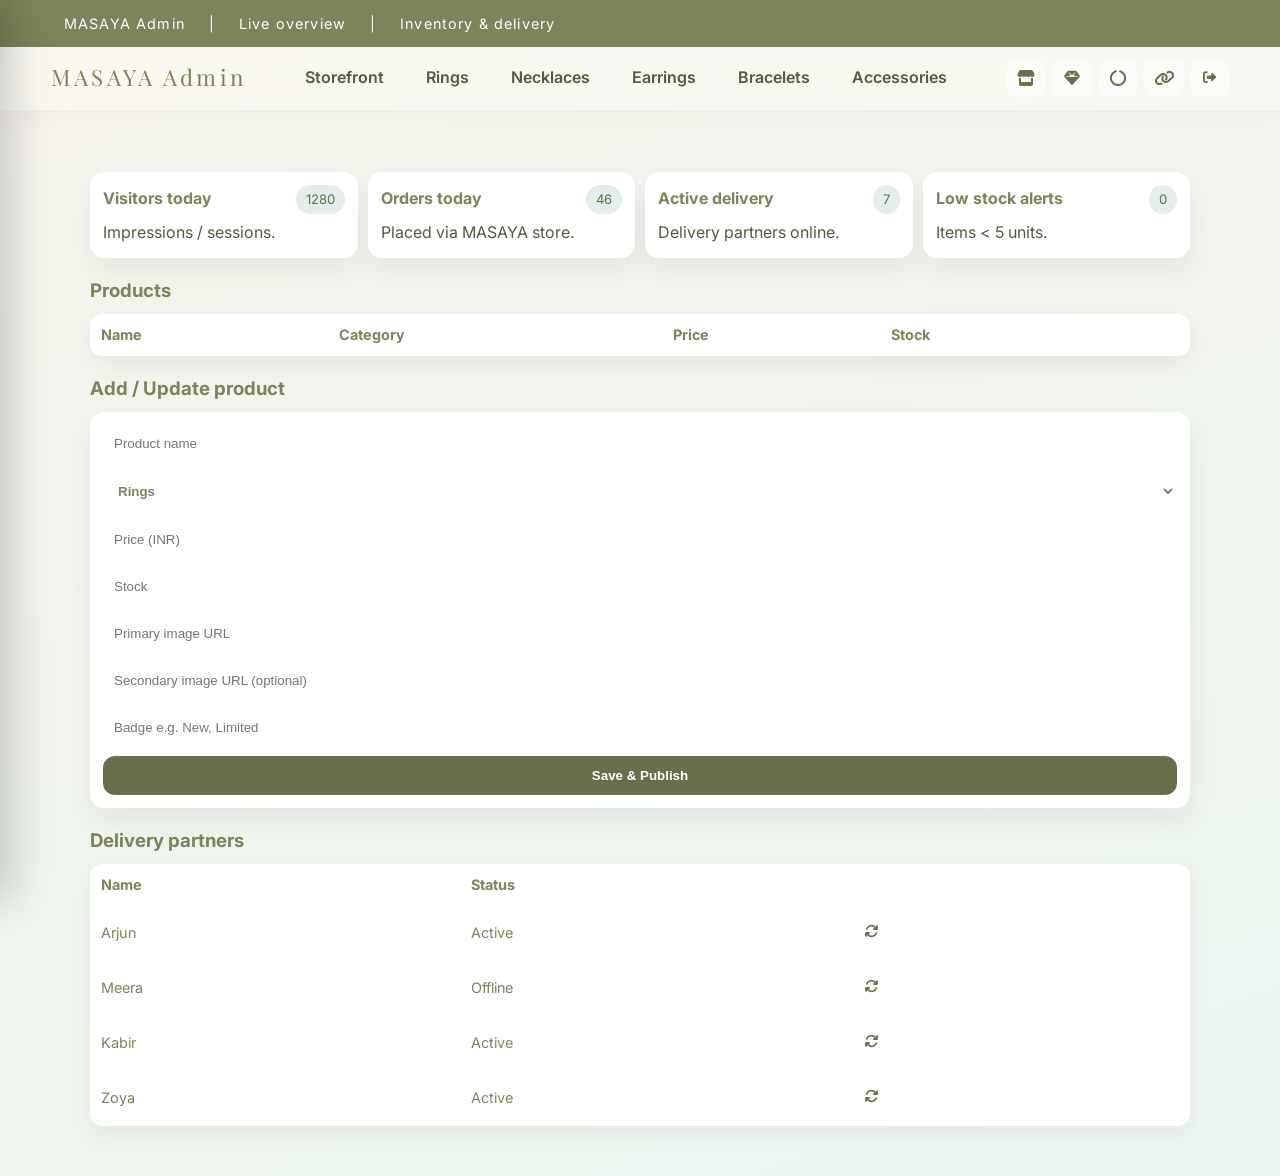
<file: admin.html>
<!DOCTYPE html>
<html lang="en">
<head>
  <meta charset="UTF-8">
  <meta name="viewport" content="width=device-width, initial-scale=1.0">
  <title>MASAYA Admin</title>
  <link rel="preconnect" href="https://fonts.googleapis.com">
  <link rel="preconnect" href="https://fonts.gstatic.com" crossorigin>
  <link href="https://fonts.googleapis.com/css2?family=Inter:wght@400;500;600;700&family=Playfair+Display:wght@600;700&display=swap" rel="stylesheet">
  <link rel="stylesheet" href="https://cdnjs.cloudflare.com/ajax/libs/font-awesome/6.5.2/css/all.min.css">
  <link rel="stylesheet" href="css/emerald.css">
  <style>
    body{background:linear-gradient(160deg,#f6f3ec,#eaf5ef);}
    .admin-grid{display:grid;grid-template-columns:repeat(auto-fit,minmax(220px,1fr));gap:10px;margin:12px 0;}
    .card-admin{background:#fff;border:1px solid var(--stroke);border-radius:14px;padding:12px;box-shadow:0 12px 28px rgba(0,0,0,0.06);}
    .card-admin h4{margin:0;font-size:1rem;}
    .table-wrap{overflow:auto;border:1px solid var(--stroke);border-radius:12px;background:#fff;box-shadow:0 8px 22px rgba(0,0,0,0.05);}
    .table{width:100%;border-collapse:collapse;font-size:0.9rem;min-width:420px;}
    .table th,.table td{padding:8px 10px;border-bottom:1px solid var(--stroke);text-align:left;}
    .badge-pill{padding:4px 10px;border-radius:999px;background:rgba(31,106,75,0.12);color:var(--emerald-800);font-size:0.82rem;}
    .flex{display:flex;align-items:center;gap:8px;}
    .form-grid{display:grid;gap:10px;}
    input,select{padding:10px;border:1px solid var(--stroke);border-radius:10px;}
    .btn-primary{background:var(--emerald-800);color:#fff;border:none;padding:12px;border-radius:12px;font-weight:700;cursor:pointer;}
    .status-dot{width:10px;height:10px;border-radius:50%;}
    @media(max-width:768px){
      .brand{font-size:1.1rem;}
      .card-admin{padding:10px;}
      .badge-pill{font-size:0.75rem;}
      .btn-primary{padding:11px;}
    }
  </style>
</head>
<body>
  <div class="topbar">
    <div class="topbar-inner">
      <span>MASAYA Admin</span><span>|</span><span>Live overview</span><span>|</span><span>Inventory & delivery</span>
    </div>
  </div>
  <header>
    <div class="nav">
      <div class="brand">MASAYA Admin</div>
      <div class="nav-links">
        <a href="index.html">Storefront</a>
        <a href="rings.html">Rings</a>
        <a href="necklaces.html">Necklaces</a>
        <a href="earrings.html">Earrings</a>
        <a href="bracelets.html">Bracelets</a>
        <a href="accessories.html">Accessories</a>
      </div>
      <button class="mobile-nav-btn" id="mobile-open" aria-label="Open menu"><i class="fas fa-bars"></i></button>
      <div class="actions" style="gap:8px;">
        <a class="icon-btn" href="index.html" aria-label="Back to store"><i class="fas fa-store"></i></a>
        <a class="icon-btn" href="rings.html" aria-label="Rings"><i class="fas fa-gem"></i></a>
        <a class="icon-btn" href="necklaces.html" aria-label="Necklaces"><i class="fas fa-circle-notch"></i></a>
        <a class="icon-btn" href="bracelets.html" aria-label="Bracelets"><i class="fas fa-link"></i></a>
        <button class="icon-btn" id="admin-logout" aria-label="Logout"><i class="fas fa-sign-out-alt"></i></button>
      </div>
    </div>
  </header>
  <aside class="mobile-drawer" id="mobile-drawer">
    <header>
      <div class="close-row">
        <span class="brand" style="font-size:1.1rem;">MASAYA</span>
        <button class="icon-btn" id="mobile-close" aria-label="Close menu"><i class="fas fa-times"></i></button>
      </div>
    </header>
    <a href="index.html">Home</a>
    <a href="rings.html">Rings</a>
    <a href="necklaces.html">Necklaces</a>
    <a href="earrings.html">Earrings</a>
    <a href="bracelets.html">Bracelets</a>
    <a href="accessories.html">Accessories</a>
    <a href="product.html">Any product</a>
  </aside>
  <div class="drawer-overlay" id="mobile-overlay"></div>

  <main class="container section-pad" style="max-width:1100px;">
    <div class="admin-grid">
      <div class="card-admin">
        <div class="flex" style="justify-content:space-between;"><h4>Visitors today</h4><span class="badge-pill" id="kpi-imp">0</span></div>
        <p style="color:var(--emerald-700);margin-top:6px;">Impressions / sessions.</p>
      </div>
      <div class="card-admin">
        <div class="flex" style="justify-content:space-between;"><h4>Orders today</h4><span class="badge-pill" id="kpi-orders">0</span></div>
        <p style="color:var(--emerald-700);margin-top:6px;">Placed via MASAYA store.</p>
      </div>
      <div class="card-admin">
        <div class="flex" style="justify-content:space-between;"><h4>Active delivery</h4><span class="badge-pill" id="kpi-active">0</span></div>
        <p style="color:var(--emerald-700);margin-top:6px;">Delivery partners online.</p>
      </div>
      <div class="card-admin">
        <div class="flex" style="justify-content:space-between;"><h4>Low stock alerts</h4><span class="badge-pill" id="kpi-low">0</span></div>
        <p style="color:var(--emerald-700);margin-top:6px;">Items &lt; 5 units.</p>
      </div>
    </div>

    <h3 style="margin:18px 0 8px;">Products</h3>
    <div class="table-wrap">
      <table class="table" id="admin-products">
        <thead><tr><th>Name</th><th>Category</th><th>Price</th><th>Stock</th><th></th></tr></thead>
        <tbody></tbody>
      </table>
    </div>

    <h3 style="margin:18px 0 8px;">Add / Update product</h3>
    <div class="card-admin">
      <form id="admin-form" class="form-grid">
        <input type="text" name="name" placeholder="Product name" required>
        <select name="category" required>
          <option value="rings">Rings</option>
          <option value="necklaces">Necklaces</option>
          <option value="earrings">Earrings</option>
          <option value="bracelets">Bracelets</option>
          <option value="accessories">Accessories</option>
        </select>
        <input type="number" name="price" placeholder="Price (INR)" required>
        <input type="number" name="stock" placeholder="Stock" required>
        <input type="url" name="img" placeholder="Primary image URL" required>
        <input type="url" name="img2" placeholder="Secondary image URL (optional)">
        <input type="text" name="badge" placeholder="Badge e.g. New, Limited">
        <button class="btn-primary" type="submit">Save & Publish</button>
      </form>
    </div>

    <h3 style="margin:18px 0 8px;">Delivery partners</h3>
    <div class="table-wrap">
      <table class="table" id="admin-delivery">
        <thead><tr><th>Name</th><th>Status</th><th></th></tr></thead>
        <tbody></tbody>
      </table>
    </div>

  </main>

  <div class="toast" id="toast">Saved</div>

  <script src="js/catalog.js"></script>
  <script src="js/admin.js"></script>
</body>
</html>
</file>
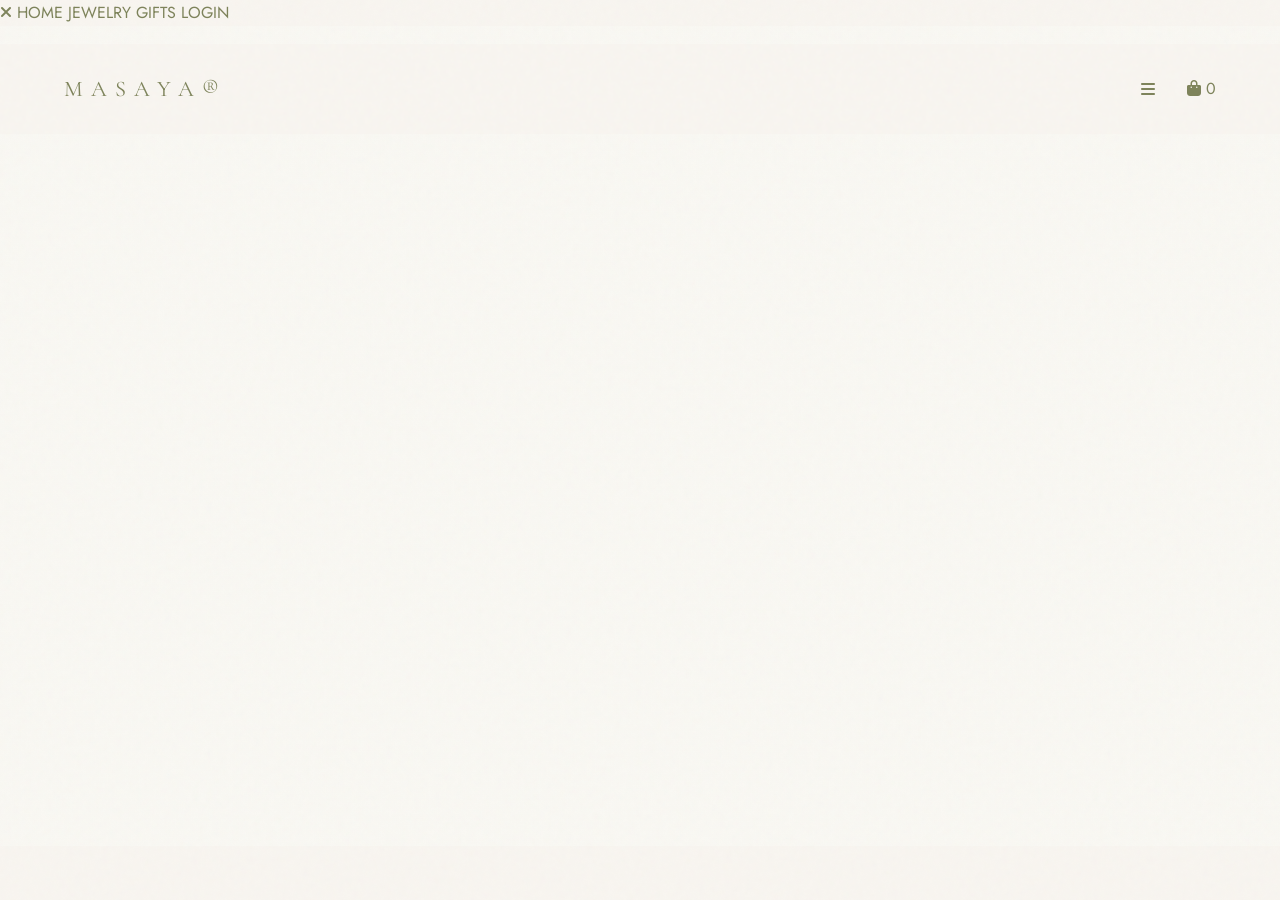
<file: login.html>
<!DOCTYPE html>
<html lang="en">
<head>
    <meta charset="UTF-8">
    <meta name="viewport" content="width=device-width, initial-scale=1.0">
    <title>Login | The Masaya Jwellery & Co.</title>
    
    <link rel="stylesheet" href="css/style.css">
    <link rel="stylesheet" href="css/animations.css">
    <link rel="stylesheet" href="https://cdnjs.cloudflare.com/ajax/libs/font-awesome/6.4.0/css/all.min.css">
    <script src="https://cdnjs.cloudflare.com/ajax/libs/gsap/3.12.2/gsap.min.js"></script>
    <style>
        .auth-container {
            min-height: calc(100vh - 80px);
            display: flex;
            align-items: center;
            justify-content: center;
            padding: 4rem 5%;
            background: linear-gradient(to right, rgba(249, 248, 243, 0.9), rgba(249, 248, 243, 0.9)), url('https://images.unsplash.com/photo-1599643477874-ceeb2e6bb5d0?q=80&w=2000&auto=format&fit=crop') center/cover;
        }

        .auth-box {
            background: var(--color-white);
            border-radius: 24px;
            box-shadow: 0 20px 40px rgba(0,0,0,0.08);
            width: 100%;
            max-width: 500px;
            overflow: hidden;
            position: relative;
        }

        .auth-tabs {
            display: flex;
            border-bottom: 1px solid rgba(0,0,0,0.05);
        }

        .auth-tab {
            flex: 1;
            padding: 1.5rem;
            text-align: center;
            font-family: var(--font-serif);
            font-size: 1.1rem;
            color: var(--color-text-muted);
            cursor: pointer;
            transition: all var(--transition-fast);
            background: rgba(0,0,0,0.02);
        }

        .auth-tab.active {
            color: var(--color-primary);
            background: var(--color-white);
            font-weight: 600;
        }

        .auth-form-wrapper {
            padding: 3rem 2.5rem;
        }

        .auth-form {
            display: none;
            flex-direction: column;
            gap: 1.5rem;
            animation: fadeIn 0.4s ease;
        }

        .auth-form.active {
            display: flex;
        }

        .input-group {
            display: flex;
            flex-direction: column;
            gap: 0.5rem;
        }

        .input-group label {
            font-size: 0.85rem;
            text-transform: uppercase;
            letter-spacing: 1px;
            color: var(--color-primary);
            font-weight: 500;
        }

        .input-group input {
            padding: 1rem 1.2rem;
            border: 1px solid rgba(0,0,0,0.1);
            border-radius: 12px;
            font-family: var(--font-sans);
            font-size: 1rem;
            background: var(--color-cream);
            outline: none;
            transition: border-color 0.3s ease;
        }

        .input-group input:focus {
            border-color: var(--color-primary);
        }

        .auth-btn {
            background: var(--color-primary);
            color: var(--color-cream);
            padding: 1rem;
            border: none;
            border-radius: 30px;
            font-family: var(--font-sans);
            font-size: 1rem;
            text-transform: uppercase;
            letter-spacing: 1px;
            cursor: pointer;
            transition: all var(--transition-fast);
            margin-top: 1rem;
        }

        .auth-btn:hover {
            background: var(--color-primary-dark);
            transform: translateY(-2px);
        }

        @keyframes fadeIn {
            from { opacity: 0; transform: translateY(10px); }
            to { opacity: 1; transform: translateY(0); }
        }
    </style>
</head>
<body>
    
    <!-- Main Navbar -->
    <nav class="navbar" style="background-color: var(--color-cream);">
        <a href="index.html" class="nav-brand">MASAYA®</a>
        <div class="nav-links">
            <a href="index.html">HOME</a>
            <div class="nav-item">
                <a href="shop.html">JEWELRY <i class="fas fa-chevron-down" style="font-size: 0.6rem; margin-left: 5px;"></i></a>
            </div>
            <a href="shop.html">GIFTS</a>
            <a href="shop.html">STORY</a>
        </div>
        <div class="nav-icons">
            <i class="fas fa-bars mobile-menu-btn"></i>
            <a href="cart.html" style="color: inherit; position: relative;">
                <i class="fas fa-shopping-bag"></i>
                <span class="cart-count">0</span>
            </a>
        </div>
    </nav>

    <!-- Mobile Nav Overlay -->
    <div class="mobile-nav-overlay">
        <div class="mobile-nav-content">
            <i class="fas fa-times mobile-nav-close"></i>
            <a href="index.html">HOME</a>
            <a href="shop.html">JEWELRY</a>
            <a href="shop.html">GIFTS</a>
            <a href="login.html">LOGIN</a>
        </div>
    </div>

    <!-- Auth Container -->
    <div class="auth-container">
        <div class="auth-box reveal-up">
            <div class="auth-tabs">
                <div class="auth-tab active" onclick="switchTab('customer')">Customer</div>
                <div class="auth-tab" onclick="switchTab('admin')">Business / Admin</div>
            </div>

            <div class="auth-form-wrapper">
                <!-- Customer Login -->
                <form id="customer-form" class="auth-form active" onsubmit="handleLogin(event, 'customer')">
                    <div style="text-align: center; margin-bottom: 1rem;">
                        <h2 style="font-family: var(--font-serif); font-size: 2rem; color: var(--color-primary);">Welcome Back</h2>
                        <p style="color: var(--color-text-muted); font-size: 0.9rem;">Sign in to access your orders and wishlist.</p>
                    </div>
                    
                    <div class="input-group">
                        <label>Email Address</label>
                        <input type="email" placeholder="you@example.com" id="cust-email" required>
                    </div>
                    <div class="input-group">
                        <label>Password</label>
                        <input type="password" placeholder="••••••••" required>
                    </div>
                    
                    <div style="text-align: right; margin-top: -10px;">
                        <a href="#" style="font-size: 0.8rem; color: var(--color-text-muted); text-decoration: underline;">Forgot Password?</a>
                    </div>

                    <button type="submit" class="auth-btn">Sign In</button>
                    
                    <div style="text-align: center; margin-top: 1rem; font-size: 0.9rem; color: var(--color-text-muted);">
                        Don't have an account? <a href="#" style="color: var(--color-primary); font-weight: 500; text-decoration: underline;">Create one</a>
                    </div>
                </form>

                <!-- Admin Login -->
                <form id="admin-form" class="auth-form" onsubmit="handleLogin(event, 'admin')">
                    <div style="text-align: center; margin-bottom: 1rem;">
                        <h2 style="font-family: var(--font-serif); font-size: 2rem; color: var(--color-primary);">Admin Portal</h2>
                        <p style="color: var(--color-text-muted); font-size: 0.9rem;">Authorized personnel only.</p>
                    </div>
                    
                    <div class="input-group">
                        <label>Admin ID / Email</label>
                        <input type="text" placeholder="admin@masaya.com" id="admin-email" required>
                    </div>
                    <div class="input-group">
                        <label>Password</label>
                        <input type="password" placeholder="••••••••" required>
                    </div>
                    <div class="input-group">
                        <label>Secret Key <i class="fas fa-lock" style="font-size: 0.7rem; color: var(--color-gold);"></i></label>
                        <input type="password" placeholder="Enter Business Secret Key" id="admin-secret" required>
                    </div>

                    <button type="submit" class="auth-btn" style="background-color: var(--color-black);">Authenticate</button>
                </form>
            </div>
        </div>
    </div>

    <!-- Cart Drawer logic missing in standalone, so we add an empty one -->
    <div id="cart-drawer-overlay"></div>
    <div id="cart-drawer" class="glass-panel"></div>

    <script src="js/main.js"></script>
    <script>
        function switchTab(type) {
            const tabs = document.querySelectorAll('.auth-tab');
            const forms = document.querySelectorAll('.auth-form');

            tabs.forEach(t => t.classList.remove('active'));
            forms.forEach(f => f.classList.remove('active'));

            if (type === 'customer') {
                tabs[0].classList.add('active');
                document.getElementById('customer-form').classList.add('active');
            } else {
                tabs[1].classList.add('active');
                document.getElementById('admin-form').classList.add('active');
            }
        }

        function handleLogin(e, type) {
            e.preventDefault();
            if (type === 'customer') {
                const email = document.getElementById('cust-email').value;
                localStorage.setItem('masaya_user', JSON.stringify({ name: email.split('@')[0], role: 'customer' }));
                alert("Customer authenticated successfully. Redirecting to home...");
                window.location.href = 'index.html';
            } else {
                const email = document.getElementById('admin-email').value;
                const secret = document.getElementById('admin-secret').value;
                
                if(secret !== 'MASAYA2026') {
                    alert('Invalid Secret Key. Authentication Failed.');
                    return;
                }
                
                localStorage.setItem('masaya_user', JSON.stringify({ name: email.split('@')[0], role: 'admin' }));
                alert("Admin Identity verified with Secret Key. Redirecting to dashboard...");
                window.location.href = 'index.html';
            }
        }
    </script>
</body>
</html>
</file>
<file: css/emerald.css>
:root{
  --emerald-900:#7D835A; /* Sage Green */
  --emerald-800:#696e4c;
  --emerald-700:#55593e;
  --emerald-600:#7D835A;
  --emerald-500:#B7B180; /* Champagne Gold */
  --emerald-200:#e4e1c7;
  --sand:#fcfbf6;
  --card: rgba(255, 255, 255, 0.45);
  --stroke: rgba(255, 255, 255, 0.2);
  --shadow: 0 10px 40px rgba(0, 0, 0, 0.05);
  --blur: blur(30px) saturate(210%);
  --radius-lg: 32px;
  --radius-md:14px;
  --radius-sm:10px;
  font-size:16px;
}
*{box-sizing:border-box;margin:0;padding:0;}
body{
  font-family:'Inter',system-ui,-apple-system,sans-serif;
  background:
    radial-gradient(circle at 12% 20%,rgba(31,106,75,0.08),transparent 35%),
    radial-gradient(circle at 88% 12%,rgba(185,226,204,0.12),transparent 32%),
    var(--sand);
  color:var(--emerald-900);
  line-height:1.6;
  min-height:100vh;
}
a{color:inherit;text-decoration:none;}
.container{width:min(1200px,94vw);margin:0 auto;}
.topbar{
  overflow:hidden;
  padding:0;
  background:var(--emerald-900);color:#f9fffc;
}
.topbar-inner{
  display:flex;align-items:center;gap:24px;
  padding:12px 5vw;
  width:max-content;
  animation: marquee 22s linear infinite;
  letter-spacing:0.08em;font-size:0.9rem;white-space:nowrap;
}
@keyframes marquee{
  0%{transform:translateX(0);}
  100%{transform:translateX(-50%);}
}
header{
  position:sticky;top:0;z-index:30;
  backdrop-filter:var(--blur);
  -webkit-backdrop-filter:var(--blur);
  background:rgba(255, 255, 255, 0.4);
  border-bottom:1px solid var(--stroke);
  box-shadow:0 4px 30px rgba(0,0,0,0.03);
}
.nav.nav-scrolled{
  background:rgba(246,243,236,0.95);
  box-shadow:0 14px 32px rgba(0,0,0,0.08);
  border-radius:16px;
  margin:6px 5vw;
}
.nav{
  display:flex;align-items:center;justify-content:space-between;
  padding:10px 4vw;gap:10px;flex-wrap:wrap;
}
.search-box{
  display:flex;align-items:center;gap:8px;
  padding:8px 10px;border:1px solid var(--stroke);border-radius:12px;
  background:var(--card);backdrop-filter:var(--blur);
}
.search-box input{
  border:none;background:transparent;outline:none;font-weight:600;color:var(--emerald-900);
  min-width:160px;
}
.mobile-nav-btn{
  display:none;
  width:42px;height:42px;
  border-radius:12px;
  border:1px solid var(--stroke);
  background:var(--card);
  color:var(--emerald-800);
  z-index:70;
}
.mobile-drawer{
  position:fixed;top:0;left:0;width:82vw;max-width:340px;height:100vh;
  background:#fff;box-shadow:12px 0 40px rgba(0,0,0,0.18);
  transform:translateX(-100%);transition:transform .25s ease;
  z-index:60;display:flex;flex-direction:column;
}
.mobile-drawer.show{transform:translateX(0);}
.mobile-drawer header{padding:18px 16px;border-bottom:1px solid var(--stroke);}
.mobile-drawer a{padding:14px 18px;border-bottom:1px solid var(--stroke);font-weight:700;color:var(--emerald-900);}
.mobile-drawer a:hover{background:rgba(31,106,75,0.08);}
.mobile-drawer .close-row{display:flex;justify-content:space-between;align-items:center;}
.brand{
  font-family:'Playfair Display',serif;
  letter-spacing:0.14em;font-size:1.4rem;color:var(--emerald-900);
}
.nav-links{display:flex;gap:18px;font-weight:600;color:var(--emerald-700);}
.nav-links a{padding:8px 12px;border-radius:var(--radius-sm);transition:all .2s ease;}
.nav-links a:hover{background:rgba(31,106,75,0.08);color:var(--emerald-900);}
.actions{display:flex;gap:10px;align-items:center;}
.icon-btn{
  width:38px;height:38px;border-radius:var(--radius-sm);
  border:1px solid var(--stroke);background:var(--card);backdrop-filter:var(--blur);
  display:grid;place-items:center;color:var(--emerald-800);cursor:pointer;
  transition:transform .15s ease,box-shadow .2s ease,border-color .2s;
}
.icon-btn:hover{transform:translateY(-1px);box-shadow:0 10px 24px rgba(15,47,37,0.16);border-color:rgba(31,106,75,0.4);}
.cart-dot{
  position:absolute;top:-4px;right:-4px;background:var(--emerald-600);
  color:#fff;font-size:11px;border-radius:999px;padding:2px 6px;font-weight:700;
}
.hero{
  position:relative;overflow:hidden;margin:18px 5vw 0;border-radius:var(--radius-lg);
  background:linear-gradient(135deg,rgba(15,47,37,0.9),rgba(31,106,75,0.7)),url('https://images.pexels.com/photos/3760857/pexels-photo-3760857.jpeg?auto=compress&cs=tinysrgb&w=2000') center/cover no-repeat;
  color:#f5fff7;min-height:520px;display:grid;align-items:center;
}
.hero::after{
  content:'';position:absolute;inset:0;
  background:radial-gradient(circle at 20% 20%,rgba(185,226,204,0.25),transparent 40%);
}
.hero-content{position:relative;padding:70px 60px;max-width:640px;}
.eyebrow{letter-spacing:0.16em;text-transform:uppercase;font-weight:700;font-size:0.9rem;color:var(--emerald-200);}
h1{font-size:clamp(2.6rem,6vw,3.8rem);line-height:1.05;margin:14px 0 12px;}
.hero p{opacity:0.9;max-width:520px;}
.hero-actions{display:flex;gap:12px;margin-top:18px;}
.btn{
  border:1px solid transparent;border-radius:999px;padding:12px 20px;
  font-weight:700;cursor:pointer;transition:all .2s ease;font-size:0.95rem;
}
.btn.primary{background:#f5fff7;color:var(--emerald-900);box-shadow:0 14px 34px rgba(0,0,0,0.16);}
.btn.primary:hover{transform:translateY(-1px);}
.btn.ghost{background:rgba(255,255,255,0.12);color:#f5fff7;border-color:rgba(255,255,255,0.3);}
.section-pad{padding:50px 0;}
.section-head{display:flex;justify-content:space-between;align-items:center;margin-bottom:12px;}
.section-head h2{font-size:1.4rem;}
.rail{position:relative;}
.rail-inner{
  display:flex;gap:12px;overflow-x:auto;padding-bottom:6px;
  scroll-snap-type:x mandatory;
}
.rail-inner::-webkit-scrollbar{height:6px;}
.rail-inner::-webkit-scrollbar-thumb{background:rgba(15,47,37,0.2);border-radius:10px;}
.rail-inner .card{min-width:200px;max-width:220px;scroll-snap-align:start;}
.rail-arrow{
  position:absolute;top:45%;transform:translateY(-50%);
  width:32px;height:32px;border-radius:50%;border:1px solid var(--stroke);
  background:var(--card);backdrop-filter:var(--blur);display:grid;place-items:center;
  cursor:pointer;box-shadow:0 10px 24px rgba(0,0,0,0.12);
}
.rail-arrow.left{left:-14px;}
.rail-arrow.right{right:-14px;}
.bar{display:flex;justify-content:space-between;align-items:center;gap:16px;padding:18px 0;}
.filters{display:flex;gap:10px;flex-wrap:wrap;}
.pill{
  border:1px solid var(--stroke);background:rgba(255,255,255,0.65);
  border-radius:var(--radius-sm);padding:10px 14px;cursor:pointer;font-weight:600;
  transition:all .15s ease;
}
.pill.active{background:var(--emerald-900);color:#f7fff9;border-color:var(--emerald-900);box-shadow:0 10px 24px rgba(15,47,37,0.15);}
.controls{display:flex;gap:10px;align-items:center;flex-wrap:wrap;}
select,input[type="range"]{
  border-radius:var(--radius-sm);border:1px solid var(--stroke);padding:10px 12px;
  background:rgba(255,255,255,0.85);font-weight:600;color:var(--emerald-900);
}
.grid{display:grid;grid-template-columns:repeat(auto-fill,minmax(220px,1fr));gap:16px;padding:12px 0 60px;}
.card{
  position:relative;background:var(--card);backdrop-filter:var(--blur);
  -webkit-backdrop-filter:var(--blur);
  border:1px solid var(--stroke);border-radius:var(--radius-md);overflow:hidden;
  box-shadow:var(--shadow);transition:transform .18s ease,box-shadow .22s ease;
  display:flex;flex-direction:column;
}
.card::after{
  content:'';position:absolute;inset:0;pointer-events:none;
  background:radial-gradient(circle at 20% 20%,rgba(255,255,255,0.18),transparent 45%);
  opacity:0;transition:opacity .25s ease;
}
.card:hover{transform:translateY(-4px);box-shadow:0 28px 70px rgba(15,47,37,0.18);}
.card:hover::after{opacity:1;}
.img-stack{
  position:relative;
  overflow:hidden;
  width:100%;
  aspect-ratio:4/5;
}
.img-stack img{
  width:100%;
  height:100%;
  object-fit:cover;
  position:absolute;
  inset:0;
  transition:opacity .35s ease,transform .35s ease;
}
.img-primary{opacity:1;}
.img-secondary{opacity:0;}
.card:hover .img-primary{opacity:0;transform:scale(1.02);}
.card:hover .img-secondary{opacity:1;transform:scale(1.0);}
.badge{
  position:absolute;top:10px;left:10px;background:rgba(15,47,37,0.9);color:#fff;
  padding:6px 10px;border-radius:999px;font-size:0.75rem;font-weight:700;
}
.card-body{padding:14px 14px 16px;display:flex;flex-direction:column;gap:8px;}
.title{font-weight:700;font-size:1rem;color:var(--emerald-900);}
.sub{color:var(--emerald-700);font-size:0.9rem;}
.price{font-weight:800;color:var(--emerald-900);}
.swatches{display:flex;gap:6px;}
.dot{width:14px;height:14px;border-radius:50%;border:1px solid rgba(0,0,0,0.1);}
.add-btn{
  margin-top:auto;width:100%;border-radius:var(--radius-sm);border:1px solid var(--emerald-800);
  background:var(--emerald-800);color:#f5fff7;padding:10px;font-weight:700;
  cursor:pointer;transition:all .2s ease;
  opacity:0;transform:translateY(10px);
}
.card:hover .add-btn{opacity:1;transform:translateY(0);}
.add-btn:hover{background:var(--emerald-700);}
.controls{position:sticky;top:78px;z-index:10;background:rgba(246,243,236,0.9);backdrop-filter:var(--blur);padding:8px 12px;border-radius:var(--radius-sm);}
.filters{position:sticky;top:144px;z-index:9;background:rgba(246,243,236,0.82);backdrop-filter:var(--blur);padding:8px;border-radius:var(--radius-sm);}
.reveal{opacity:0;transform:translateY(14px);}
.reveal.show{opacity:1;transform:none;transition:opacity .4s ease,transform .4s ease;}
.category-cards{display:grid;grid-template-columns:repeat(auto-fit,minmax(180px,1fr));gap:14px;margin:26px 0 10px;}
.cat-card{
  border:1px solid var(--stroke);border-radius:var(--radius-md);padding:16px;
  background:var(--card);backdrop-filter:var(--blur);
  display:flex;gap:12px;align-items:center;cursor:pointer;transition:all .18s ease;
  box-shadow:0 12px 28px rgba(0,0,0,0.06);
}
.cat-card:hover{transform:translateY(-3px);box-shadow:0 20px 40px rgba(15,47,37,0.16);}
.cat-icon{
  width:46px;height:46px;border-radius:14px;background:rgba(31,106,75,0.12);
  display:grid;place-items:center;color:var(--emerald-800);font-size:1.1rem;
}
footer{
  background:var(--emerald-900);color:#e6fff2;padding:40px 0 30px;margin-top:30px;
}
footer .footer-grid{display:grid;grid-template-columns:repeat(auto-fit,minmax(240px,1fr));gap:18px;}
footer h4{margin-bottom:8px;letter-spacing:0.08em;}
.banner{
  margin:30px 0 0;border:1px solid rgba(255,255,255,0.2);border-radius:var(--radius-md);padding:16px;
  background:rgba(255,255,255,0.08);color:#e6fff2;display:flex;gap:14px;align-items:center;
}
.toast{
  position:fixed;right:20px;bottom:20px;background:var(--emerald-900);color:#f5fff7;
  padding:14px 18px;border-radius:var(--radius-md);box-shadow:0 16px 40px rgba(0,0,0,0.3);
  opacity:0;transform:translateY(10px);transition:opacity .2s ease,transform .2s ease;z-index:40;
}
.toast.show{opacity:1;transform:translateY(0);}
@media(max-width:900px){
  .nav-links{display:none;}
   .mobile-nav-btn{display:grid;place-items:center;}
   .brand{font-size:1.2rem;}
  .hero{margin:12px 3vw 0;border-radius:18px;}
  .hero-content{padding:26px 18px;}
  .hero-content h1{font-size:2.1rem;}
  .bar{flex-direction:column;align-items:flex-start;}
  .filters{width:100%;overflow-x:auto;padding-bottom:6px;}
  .grid{grid-template-columns:repeat(auto-fill,minmax(150px,1fr));gap:10px;}
  .card{border-radius:12px;}
  .card-body{padding:12px;}
  .img-stack{aspect-ratio:3/4;}
  .add-btn{padding:9px;font-size:0.9rem;}
  h1{font-size:clamp(2.2rem,7vw,3rem);}
  .search-box{width:100%;}
  .rail-inner{gap:10px;}
  .rail-inner .card{min-width:180px;max-width:190px;}
  .rail-arrow.left{left:-8px;} .rail-arrow.right{right:-8px;}
}

@media(max-width:640px){
  .nav{padding:10px 3vw;gap:6px;align-items:flex-start;}
  .actions{width:100%;justify-content:space-between;gap:8px;}
  .search-box{width:100%;}
  .hero{min-height:430px;margin:10px 3vw 0;}
  .hero-content{padding:20px 16px;}
  .hero-content h1{font-size:1.9rem;}
  .hero-actions{flex-wrap:wrap;gap:8px;}
  .hero-actions .btn{padding:10px 16px;font-size:0.92rem;}
  .rail-arrow{display:none;}
  .rail-inner{padding-bottom:12px;}
  .rail-inner .card{min-width:170px;max-width:180px;}
}

.modal{
  position:fixed;inset:0;display:flex;align-items:center;justify-content:center;
  background:rgba(0,0,0,0.35);opacity:0;pointer-events:none;transition:opacity .2s ease;z-index:70;
}
.modal.show{opacity:1;pointer-events:all;}
.glass-panel{
  background:var(--card);
  backdrop-filter:var(--blur);
  -webkit-backdrop-filter:var(--blur);
  border:1px solid var(--stroke);
  box-shadow:var(--shadow);
}
.modal-card{
  width:min(420px,90vw);
  border-radius:24px;
}
.modal-card h3{margin-bottom:10px;}
.modal-card form{display:grid;gap:10px;}
.modal-card input, .modal-card select{
  width:100%;padding:10px 12px;border:1px solid var(--stroke);border-radius:10px;
  background:rgba(255,255,255,0.9);
}
.modal-card .modal-row{display:flex;gap:10px;flex-wrap:wrap;align-items:center;}
.drawer-overlay{
  position:fixed;inset:0;background:rgba(0,0,0,0.35);opacity:0;pointer-events:none;transition:opacity .25s ease;z-index:40;
}
.drawer-overlay.show{opacity:1;pointer-events:all;}
.drawer{
  position:fixed;top:0;right:0;width:min(360px,90vw);height:100vh;
  background:#fff;border-left:1px solid var(--stroke);box-shadow:-12px 0 30px rgba(0,0,0,0.12);
  transform:translateX(100%);transition:transform .28s ease;z-index:50;display:flex;flex-direction:column;
}
.drawer.show{transform:translateX(0);}
.drawer-header{padding:1.5rem;border-bottom:1px solid var(--stroke);display:flex;justify-content:space-between;align-items:center;}
.drawer-body{padding:1.5rem;flex:1;overflow:auto; -webkit-overflow-scrolling: touch;}
.add-wide{width:100%; border-radius:12px; padding:14px; font-weight:700;}
</file>
<file: css/style.css>
@import url('https://fonts.googleapis.com/css2?family=Cormorant+Garamond:ital,wght@0,300;0,400;0,600;1,300;1,400&family=Jost:wght@300;400;500;600&family=Playfair+Display:ital,wght@0,400;0,700;1,400&display=swap');

:root {
  /* Color Palette - Masaya Ultra-Premium */
  --color-cream:        #F8F5F0;   /* Warm Paper White */
  --color-emerald-dark: #7D835A;   /* Sage Green */
  --color-emerald-mid:  #696e4c;
  --color-gold:         #B7B180;   /* Champagne Gold */
  --color-gold-light:   #e4e1c7;
  --color-white:        #FFFFFF;
  --color-white-80:     rgba(255, 255, 255, 0.8);
  --color-white-40:     rgba(255, 255, 255, 0.4);
  
  /* Typography */
  --font-serif:   'Cormorant Garamond', serif;
  --font-sans:    'Jost', sans-serif;
  --font-display: 'Playfair Display', serif;

  /* Transitions */
  --ease-premium: cubic-bezier(0.16, 1, 0.3, 1); /* iOS-style spring/ease */
  --transition-smooth: 800ms var(--ease-premium);
  --transition-fast: 350ms ease;
  
  /* Glassmorphism Presets - iOS 17 Ultra Style */
  --glass-bg: rgba(255, 255, 255, 0.4);
  --glass-border: rgba(255, 255, 255, 0.2);
  --glass-shadow: 0 10px 40px rgba(0, 0, 0, 0.05);
  --glass-blur: blur(30px) saturate(210%);
}

/* --- BASE & UTILITIES --- */
* {
  margin: 0;
  padding: 0;
  box-sizing: border-box;
  cursor: none; /* Hide default cursor for custom magnetic one */
}

@media (max-width: 1024px) {
  * { cursor: auto; } /* Revert on mobile */
}

html {
  scroll-behavior: smooth;
  background-color: var(--color-cream);
}

body {
  font-family: var(--font-sans);
  background-color: var(--color-cream);
  color: var(--color-emerald-dark);
  line-height: 1.6;
  -webkit-font-smoothing: antialiased;
  overflow-x: hidden;
  position: relative;
}

/* Page Grain Texture Overlay */
body::after {
  content: '';
  position: fixed;
  inset: 0;
  width: 100%;
  height: 100%;
  background-image: url("data:image/svg+xml,%3Csvg viewBox='0 0 200 200' xmlns='http://www.w3.org/2000/svg'%3E%3Cfilter id='noiseFilter'%3E%3CfeTurbulence type='fractalNoise' baseFrequency='0.65' numOctaves='3' stitchTiles='stitch'/%3E%3C/filter%3E%3Crect width='100%25' height='100%25' filter='url(%23noiseFilter)'/%3E%3C/svg%3E");
  opacity: 0.025;
  pointer-events: none;
  z-index: 9999;
}

h1, h2, h3, h4 {
  font-family: var(--font-serif);
  font-weight: 400;
  line-height: 1.1;
}

ul { list-style: none; }
a { text-decoration: none; color: inherit; transition: var(--transition-fast); }

.container {
  max-width: 1440px;
  margin: 0 auto;
  padding: 0 5%;
}

.section-padding { padding: 120px 0; }
@media (max-width: 768px) { .section-padding { padding: 80px 0; } }

/* --- AMBIENT ORBS --- */
.ambient-orbs {
  position: fixed;
  inset: 0;
  z-index: -1;
  pointer-events: none;
  overflow: hidden;
}

.orb {
  position: absolute;
  border-radius: 50%;
  filter: blur(100px);
  opacity: 0.4;
}

.orb-1 {
  width: 600px; height: 600px;
  background: radial-gradient(circle, rgba(201,168,76,0.1) 0%, transparent 70%);
  top: -200px; right: -200px;
}

.orb-2 {
  width: 400px; height: 400px;
  background: radial-gradient(circle, rgba(201,168,76,0.08) 0%, transparent 70%);
  bottom: 15%; left: -150px;
}

.orb-3 {
  width: 300px; height: 300px;
  background: radial-gradient(circle, rgba(44,58,45,0.05) 0%, transparent 70%);
  top: 40%; left: 30%;
}

/* --- ANNOUNCEMENT BAR --- */
.marquee-promo {
  width: 100%;
  background: linear-gradient(90deg, #2C3A2D 0%, #3D5C3F 50%, #2C3A2D 100%);
  color: var(--color-cream);
  padding: 10px 0;
  overflow: hidden;
  position: relative;
  z-index: 1001;
  mask-image: linear-gradient(to right, transparent 0%, black 8%, black 92%, transparent 100%);
}

.marquee-promo-inner {
  display: flex;
  width: max-content;
  animation: marquee 35s linear infinite;
  align-items: center;
}

.marquee-promo:hover .marquee-promo-inner { animation-play-state: paused; }

.marquee-promo span {
  padding: 0 60px;
  font-family: var(--font-sans);
  font-size: 0.68rem;
  letter-spacing: 3px;
  font-weight: 500;
  text-transform: uppercase;
  display: flex;
  align-items: center;
  gap: 20px;
}

.marquee-promo .sep {
  color: rgba(201,168,76,0.6);
  font-size: 0.8rem;
}

@keyframes marquee {
  0%   { transform: translateX(0); }
  100% { transform: translateX(-50%); }
}

/* --- NAVBAR --- */
.navbar {
  position: fixed;
  top: 44px;
  left: 0;
  width: 100%;
  height: 90px;
  z-index: 2000;
  display: flex;
  align-items: center;
  justify-content: space-between;
  padding: 0 5%;
  transition: all 600ms var(--ease-premium);
  background: transparent;
}

.navbar.scrolled {
  top: 15px;
  left: 50%;
  transform: translateX(-50%);
  width: 94%;
  height: 72px;
  background: rgba(255, 255, 255, 0.4);
  backdrop-filter: var(--glass-blur);
  -webkit-backdrop-filter: var(--glass-blur);
  border: 1px solid var(--glass-border);
  border-radius: 40px;
  box-shadow: var(--glass-shadow);
}

.nav-brand {
  font-family: var(--font-serif);
  font-size: 1.4rem;
  letter-spacing: 8px;
  font-weight: 400;
  color: var(--color-emerald-dark);
  position: relative;
  display: flex;
  align-items: center;
}

.nav-brand sup {
  font-size: 0.5rem;
  letter-spacing: 0;
  margin-left: 2px;
}

.nav-links {
  display: flex;
  gap: 45px;
  align-items: center;
  flex: 1;
  justify-content: center;
}

.nav-links a, .nav-item a {
  color: var(--color-cream);
  font-family: var(--font-sans);
  font-size: 0.68rem;
  font-weight: 500;
  letter-spacing: 3.5px;
  text-transform: uppercase;
  transition: color 0.3s;
}

.navbar.scrolled .nav-links a, .navbar.scrolled .nav-item a {
  color: var(--color-emerald-dark);
}

.nav-icon {
  color: var(--color-cream);
  transition: color 0.3s;
}

.navbar.scrolled .nav-icon {
  color: var(--color-emerald-dark);
}

.nav-item.has-dropdown {
  height: 100%;
  display: flex;
  align-items: center;
}

.mega-menu {
  position: absolute;
  top: 100%;
  left: 0;
  width: 100vw;
  background: var(--color-cream);
  border-bottom: 1px solid rgba(0,0,0,0.05);
  max-height: 0;
  overflow: hidden;
  transition: all 600ms var(--ease-premium);
  opacity: 0;
  pointer-events: none;
  z-index: -1;
  box-shadow: 0 40px 100px rgba(0,0,0,0.05);
}

.nav-item:hover .mega-menu {
  max-height: 500px;
  opacity: 1;
  pointer-events: all;
  z-index: 100;
}

.mega-menu-inner {
  display: grid;
  grid-template-columns: 1fr 1fr 2fr;
  padding: 60px 0;
  gap: 60px;
}

.mega-col h4 {
  font-family: var(--font-sans);
  font-size: 0.65rem;
  letter-spacing: 3px;
  color: var(--color-gold);
  margin-bottom: 30px;
  text-transform: uppercase;
}

.mega-col a {
  display: block;
  font-family: var(--font-serif);
  font-size: 1.4rem;
  color: var(--color-emerald-dark);
  margin-bottom: 15px;
  transition: all 0.3s;
}

.mega-col a:hover {
  transform: translateX(10px);
  color: var(--color-gold);
}

.mega-image-col {
  position: relative;
  overflow: hidden;
  border-radius: 12px;
}

.mega-image-wrapper {
  position: relative;
  height: 280px;
}

.mega-image-wrapper img {
  width: 100%;
  height: 100%;
  object-fit: cover;
  transition: transform 1.2s var(--ease-premium);
}

.mega-image-col:hover img {
  transform: scale(1.1);
}

.mega-image-caption {
  position: absolute;
  bottom: 20px;
  left: 20px;
  color: white;
  font-family: var(--font-serif);
  font-style: italic;
  font-size: 1.1rem;
}

.nav-links a::after {
  content: '';
  position: absolute;
  bottom: -6px;
  left: 0;
  width: 100%;
  height: 1px;
  background: var(--color-gold);
  transform: scaleX(0);
  transform-origin: right center;
  transition: transform 400ms cubic-bezier(0.4, 0, 0.2, 1);
}

.nav-links a:hover::after {
  transform: scaleX(1);
  transform-origin: left center;
}

.nav-icons {
  display: flex;
  align-items: center;
  gap: 32px;
}

.nav-icon {
  font-size: 0.9rem;
  cursor: pointer;
  transition: color 300ms;
}

.nav-icon:hover { color: var(--color-gold); }

.cart-icon-wrapper { position: relative; }

.cart-pulse-dot {
  position: absolute;
  top: -4px;
  right: -6px;
  width: 6px;
  height: 6px;
  background: var(--color-gold);
  border-radius: 50%;
  animation: cartPulse 2s ease-in-out infinite;
}

@keyframes cartPulse {
  0%, 100% { transform: scale(1); box-shadow: 0 0 0 0 rgba(201,168,76,0); }
  50%      { transform: scale(1.6); box-shadow: 0 0 10px 4px rgba(201,168,76,0.3); }
}

/* Mobile Menu Toggle */
.mobile-menu-toggle {
  display: none;
  font-size: 1.2rem;
  color: var(--color-emerald-dark);
}

@media (max-width: 1024px) {
  .nav-links { display: none; }
  .mobile-menu-toggle { display: block; }
  .navbar { height: 60px; top: 44px; }
}

/* --- HERO SLIDER --- */
.hero-slider {
  height: 100vh;
  width: 100%;
  background-color: var(--color-cream);
  overflow: hidden;
  position: relative;
}

.hero-slide {
  position: relative;
  display: flex;
  align-items: center;
  height: 100%;
}

/* Layered Architecture */
.hero-bg-layer {
  position: absolute;
  inset: 0;
  z-index: 0;
  filter: brightness(0.92);
}

.hero-bg-layer img {
  width: 100%;
  height: 100%;
  object-fit: cover;
  animation: kenBurns 15s ease-out forwards;
}

@keyframes kenBurns {
  0% { transform: scale(1.15); }
  100% { transform: scale(1); }
}

.hero-gradient-layer {
  position: absolute;
  inset: 0;
  z-index: 1;
  background: linear-gradient(135deg, rgba(44,58,45,0.6) 0%, rgba(44,58,45,0.1) 50%, transparent 100%);
}

.hero-noise-layer {
  position: absolute;
  inset: 0;
  z-index: 2;
  background-image: url("data:image/svg+xml,%3Csvg viewBox='0 0 200 200' xmlns='http://www.w3.org/2000/svg'%3E%3Cfilter id='n'%3E%3CfeTurbulence type='fractalNoise' baseFrequency='0.6' numOctaves='3'/%3E%3C/filter%3E%3Crect width='100%25' height='100%25' filter='url(%23n)'/%3E%3C/svg%3E");
  opacity: 0.03;
  pointer-events: none;
}

.hero-product-layer {
  position: absolute;
  right: 12%;
  top: 20%;
  z-index: 10;
  width: 480px;
  pointer-events: none;
  filter: drop-shadow(0 20px 50px rgba(0,0,0,0.2));
  -webkit-mask-image: radial-gradient(circle, black 50%, transparent 100%);
  mask-image: radial-gradient(circle, black 50%, transparent 100%);
}

.hero-product-layer img {
  width: 100%;
  height: 100%;
  object-fit: contain;
  mix-blend-mode: screen; 
}

@media (max-width: 1024px) {
  .hero-product-layer { width: 300px; right: 5%; top: 40%; opacity: 0.6; }
  .hero-content h2 { font-size: 3.5rem; }
}

.hero-content {
  position: relative;
  z-index: 5;
  padding: 0 10%;
  max-width: 800px;
  margin-top: 40px; /* Offset for navbar in hero */
}

/* TextReveal Animation Classes */
.word-reveal {
  display: inline-block;
  overflow: hidden;
  vertical-align: bottom;
}

.word-reveal span {
  display: inline-block;
  transform: translateY(110%);
}

.hero-content h2 {
  font-size: clamp(3.5rem, 8vw, 6rem);
  color: var(--color-cream);
  margin-bottom: 24px;
  line-height: 0.95;
  text-shadow: 0 4px 30px rgba(0,0,0,0.3);
}

.hero-content p {
  font-family: var(--font-sans);
  font-size: 0.85rem;
  letter-spacing: 5px;
  text-transform: uppercase;
  color: var(--color-gold);
  margin-bottom: 40px;
  opacity: 0;
}

/* CTA Option A: Premium Pill */
.hero-cta {
  display: inline-flex;
  align-items: center;
  padding: 16px 45px;
  border-radius: 50px;
  border: 1px solid rgba(248, 245, 240, 0.3);
  background: rgba(255, 255, 255, 0.1);
  backdrop-filter: blur(12px);
  color: var(--color-cream);
  font-family: var(--font-sans);
  font-size: 0.75rem;
  font-weight: 500;
  letter-spacing: 3px;
  text-transform: uppercase;
  position: relative;
  overflow: hidden;
  transition: all 400ms var(--ease-premium);
}

.hero-cta:hover {
  background: var(--color-gold);
  color: var(--color-emerald-dark);
  border-color: var(--color-gold);
}

/* Swiper Pagination Pills */
.swiper-pagination-bullet {
  background: rgba(201,168,76,0.3) !important;
  opacity: 1 !important;
  width: 6px !important;
  height: 6px !important;
  transition: width 400ms cubic-bezier(0.4, 0, 0.2, 1) !important;
}

.swiper-pagination-bullet-active {
  width: 32px !important;
  border-radius: 4px !important;
  background: var(--color-gold) !important;
}

/* Custom Navigation Arrows */
.hero-nav-btn {
  position: absolute;
  top: 50%;
  transform: translateY(-50%);
  width: 56px;
  height: 56px;
  border-radius: 50%;
  background: rgba(255,255,255,0.1);
  backdrop-filter: blur(8px);
  border: 1px solid rgba(255,255,255,0.2);
  display: flex;
  align-items: center;
  justify-content: center;
  z-index: 20;
  transition: all 400ms var(--ease-premium);
}

.hero-nav-btn:hover { background: rgba(255,255,255,0.25); border-color: var(--color-gold); }

.hero-nav-btn svg { width: 20px; height: 20px; stroke: var(--color-cream); stroke-width: 1.5; fill: none; }

.hero-prev { left: 30px; }
.hero-next { right: 30px; }

/* --- PRODUCT CARDS (GLASS RENAISSANCE) --- */
.product-card {
  position: relative;
  background: rgba(255, 255, 255, 0.35);
  backdrop-filter: var(--glass-blur);
  -webkit-backdrop-filter: var(--glass-blur);
  border: 1px solid var(--glass-border);
  border-radius: 32px;
  padding: 14px;
  display: flex;
  flex-direction: column;
  transition: all 600ms var(--ease-premium);
  box-shadow: 
    0 10px 30px rgba(0, 0, 0, 0.03),
    inset 0 0 0 1px rgba(255, 255, 255, 0.1);
}

.product-card:hover {
  transform: translateY(-12px) scale(1.02);
  box-shadow: 
    0 10px 15px rgba(0,0,0,0.03),
    0 30px 45px rgba(0,0,0,0.08),
    0 60px 100px rgba(0,0,0,0.06);
}

/* Gold Shimmer Effect */
.product-card::before {
  content: '';
  position: absolute;
  top: 0;
  left: -100%;
  width: 50%;
  height: 100%;
  background: linear-gradient(90deg, transparent, rgba(201,168,76,0.08), transparent);
  transition: left 600ms ease;
  z-index: 5;
  pointer-events: none;
}

.product-card:hover::before { left: 150%; }

.card-image-wrapper {
  position: relative;
  width: 100%;
  aspect-ratio: 1/1.2;
  border-radius: 20px;
  background: #F0EBE3;
  overflow: hidden;
  box-shadow: inset 0 2px 8px rgba(0,0,0,0.06);
}

.card-image-wrapper img {
  width: 100%;
  height: 100%;
  object-fit: cover;
  transition: opacity 600ms var(--ease-premium), transform 900ms var(--ease-premium);
  position: absolute;
  top: 0; left: 0;
}

.img-lifestyle { opacity: 0; }
.product-card:hover .img-lifestyle { opacity: 1; transform: scale(1.05); }
.product-card:hover .img-primary { opacity: 0; }

/* Inset badge system */
.card-badges {
  position: absolute;
  top: 15px; left: 15px;
  z-index: 10;
  display: flex;
  flex-direction: column;
  gap: 8px;
}

.badge {
  padding: 6px 14px;
  font-size: 0.6rem;
  font-weight: 600;
  letter-spacing: 2px;
  text-transform: uppercase;
  border-radius: 20px;
  backdrop-filter: blur(8px);
}

.badge-new { background: rgba(255,255,255,0.85); color: var(--color-emerald-dark); }
.badge-oos { background: rgba(44,58,45,0.8); color: var(--color-cream); }

.btn-wishlist {
  position: absolute;
  top: 15px; right: 15px;
  background: rgba(255,255,255,0.8);
  width: 36px; height: 36px;
  border-radius: 50%;
  display: flex;
  align-items: center;
  justify-content: center;
  border: 1px solid rgba(255,255,255,0.3);
  z-index: 10;
  transition: transform 300ms var(--ease-premium);
}

.btn-wishlist svg { width: 18px; fill: none; stroke: var(--color-emerald-dark); stroke-width: 1.5; transition: all 300ms; }
.btn-wishlist.active svg { fill: var(--color-gold); stroke: var(--color-gold); }

.card-info { padding: 20px 10px 10px; text-align: center; }

.card-title {
  font-family: var(--font-serif);
  font-size: 1.2rem;
  margin-bottom: 8px;
  color: var(--color-emerald-dark);
}

.card-price {
  font-family: var(--font-sans);
  font-weight: 500;
  font-size: 0.95rem;
  color: var(--color-gold);
}

.price-original {
  font-size: 0.8rem;
  color: var(--color-emerald-light);
  text-decoration: line-through;
  margin-left: 8px;
  opacity: 0.6;
}

.quick-add-btn {
  width: 100%;
  margin-top: 15px;
  padding: 12px;
  border-radius: 12px;
  background: var(--color-emerald-dark);
  color: var(--color-gold);
  font-family: var(--font-sans);
  font-size: 0.7rem;
  letter-spacing: 2px;
  text-transform: uppercase;
  opacity: 0;
  transform: translateY(10px);
  transition: all 400ms var(--ease-premium);
}

.product-card:hover .quick-add-btn { opacity: 1; transform: translateY(0); }

/* --- EDITORIAL CATEGORY GRID --- */
.category-grid {
  display: grid;
  grid-template-columns: repeat(4, 1fr);
  gap: 20px;
}

@media (max-width: 1200px) { .category-grid { grid-template-columns: repeat(2, 1fr); } }
@media (max-width: 768px) { .category-grid { grid-template-columns: 1fr; } }

.category-block {
  position: relative;
  height: 420px;
  border-radius: 16px;
  overflow: hidden;
  cursor: pointer;
}

.category-block img {
  width: 100%;
  height: 100%;
  object-fit: cover;
  transition: transform 1.2s var(--ease-premium);
}

.category-block:hover img { transform: scale(1.08); }

.category-overlay {
  position: absolute;
  inset: 0;
  background: linear-gradient(to top, rgba(44,58,45,0.85) 0%, rgba(44,58,45,0.1) 40%, transparent 70%);
  display: flex;
  flex-direction: column;
  justify-content: flex-end;
  padding: 40px;
}

.cat-label {
  font-size: 0.65rem;
  letter-spacing: 5px;
  color: var(--color-gold);
  text-transform: uppercase;
  margin-bottom: 8px;
  opacity: 0.8;
}

.cat-title {
  font-family: var(--font-serif);
  font-size: 3rem;
  font-style: italic;
  color: var(--color-cream);
  display: flex;
  align-items: center;
  gap: 15px;
}

.cat-arrow {
  font-size: 1.5rem;
  transform: translateX(-15px);
  opacity: 0;
  transition: all 400ms var(--ease-premium);
}

.category-block:hover .cat-arrow { transform: translateX(0); opacity: 1; }

/* --- SECTION HEADINGS (REVEAL) --- */
.section-header {
  margin-bottom: 60px;
  overflow: hidden;
}

.reveal-title {
  font-size: clamp(2.5rem, 5vw, 4rem);
  font-style: italic;
  transform: translateY(100%);
  transition: transform 900ms var(--ease-premium);
}

.reveal-title.active {
  transform: translateY(0);
}

.gold-hairline {
  width: 40px;
  height: 1px;
  background: linear-gradient(to right, var(--color-gold), transparent);
  margin-top: 15px;
  transform: scaleX(0);
  transform-origin: left;
  transition: transform 800ms ease;
}

.reveal-title.active + .gold-hairline { transform: scaleX(1); }

/* --- IMPACT SECTION (DEPTH) --- */
.impact-section {
  position: relative;
  background-color: var(--color-emerald-dark);
  color: var(--color-cream);
  padding: 160px 0;
  overflow: hidden;
}

.impact-bg-char {
  position: absolute;
  right: 5%;
  top: 50%;
  transform: translateY(-50%);
  font-family: var(--font-serif);
  font-size: 25rem;
  color: var(--color-gold);
  opacity: 0.04;
  pointer-events: none;
  font-style: italic;
}

.impact-grid {
  display: grid;
  grid-template-columns: 1fr 1fr;
  gap: 80px;
  align-items: center;
}

.impact-image-wrapper {
  height: 600px;
  overflow: hidden;
  border-radius: 4px;
}

.impact-image-wrapper img {
  width: 100%;
  height: 130%; /* For parallax */
  object-fit: cover;
  transform: translateY(-15%);
}

.impact-content h2 {
  font-size: 3.5rem;
  font-style: italic;
  margin-bottom: 30px;
}

.impact-content p {
  font-size: 1.1rem;
  line-height: 1.8;
  max-width: 500px;
  opacity: 0.85;
}

/* --- FOOTER (REBRANDED) --- */
.footer-branded {
  background: var(--color-emerald-dark);
  color: var(--color-cream);
  padding: 100px 0 40px;
  border-top: 1px solid rgba(201,168,76,0.1);
}

.footer-top-reveal {
  text-align: center;
  margin-bottom: 80px;
}

.footer-massive-brand {
  font-family: var(--font-serif);
  font-size: clamp(5rem, 15vw, 12rem);
  letter-spacing: 20px;
  color: var(--color-gold);
  opacity: 0.85;
  line-height: 1;
}

.footer-tagline {
  font-family: var(--font-sans);
  font-size: 0.7rem;
  letter-spacing: 5px;
  text-transform: uppercase;
  margin-top: 20px;
  opacity: 0.6;
}

.footer-grid {
  display: grid;
  grid-template-columns: 2fr 1fr 1fr 1.5fr;
  gap: 40px;
  margin-bottom: 60px;
}

.footer-col h4 {
  font-family: var(--font-sans);
  font-size: 0.75rem;
  letter-spacing: 3px;
  text-transform: uppercase;
  color: var(--color-gold);
  margin-bottom: 25px;
}

.footer-col ul li {
  margin-bottom: 12px;
  display: flex;
  align-items: center;
}

.footer-col a {
  font-size: 0.9rem;
  opacity: 0.7;
  display: flex;
  align-items: center;
}

.footer-col a::before {
  content: '';
  width: 4px; height: 4px;
  background: var(--color-gold);
  border-radius: 50%;
  display: inline-block;
  margin-right: 12px;
  transform: translateX(-10px);
  opacity: 0;
  transition: all 300ms ease;
}

.footer-col a:hover { opacity: 1; color: var(--color-white); }
.footer-col a:hover::before { transform: translateX(0); opacity: 1; }

.newsletter-input-wrapper {
  position: relative;
  margin-top: 20px;
}

.newsletter-input {
  width: 100%;
  background: transparent;
  border: none;
  border-bottom: 1px solid rgba(201,168,76,0.3);
  padding: 12px 0;
  color: var(--color-cream);
  font-family: var(--font-sans);
  outline: none;
  transition: all 400ms;
}

.newsletter-input:focus {
  border-color: var(--color-gold);
}

.newsletter-btn {
  position: absolute;
  right: 0; top: 10px;
  background: none;
  border: none;
  color: var(--color-gold);
  cursor: pointer;
}

/* --- CUSTOM CURSOR --- */
.custom-cursor {
  position: fixed;
  width: 20px;
  height: 20px;
  border: 1px solid rgba(201,168,76,0.6);
  border-radius: 50%;
  pointer-events: none;
  z-index: 10000;
  transition: transform 300ms var(--ease-premium), background 300ms;
  display: flex;
}

.custom-cursor.hovering {
  width: 50px; height: 50px;
  background: rgba(201,168,76,0.1);
  border-color: rgba(201,168,76,0.8);
}

/* --- TOAST --- */
#toast-system {
  position: fixed;
  bottom: 30px;
  right: 30px;
  z-index: 99999;
}

.toast {
  background: rgba(44,58,45,0.9);
  backdrop-filter: blur(20px);
  border: 1px solid rgba(201,168,76,0.2);
  border-left: 4px solid var(--color-gold);
  padding: 16px 24px;
  border-radius: 16px;
  color: var(--color-cream);
  display: flex;
  align-items: center;
  gap: 15px;
  box-shadow: 0 20px 40px rgba(0,0,0,0.25);
  transform: translateX(120%);
  transition: transform 500ms var(--ease-premium);
}

.toast.active { transform: translateX(0); }

/* --- PAGE OVERLAY --- */
.page-transition-overlay {
  position: fixed;
  inset: 0;
  background: var(--color-cream);
  z-index: 999999;
  opacity: 0;
  pointer-events: none;
}

/* --- SKELETON LOADING --- */
.skeleton {
  background: linear-gradient(90deg, #F0EBE3 25%, #FAF7F2 50%, #F0EBE3 75%);
  background-size: 200% 100%;
  animation: shimmer 1.5s infinite;
}

@keyframes shimmer {
  0% { background-position: -200% 0; }
  100% { background-position: 200% 0; }
}

/* --- SCROLL PROGRESS --- */
#scroll-indicator {
  position: fixed;
  top: 0; left: 0;
  height: 2px;
  width: 0%;
  background: var(--color-gold);
  z-index: 10002;
}

/* --- CUSTOM SCROLLBAR --- */
::-webkit-scrollbar { width: 4px; }
::-webkit-scrollbar-track { background: transparent; }
::-webkit-scrollbar-thumb { 
  background: linear-gradient(to bottom, rgba(201,168,76,0.3), var(--color-gold), rgba(201,168,76,0.3)); 
  border-radius: 10px;
}
</file>
<file: css/animations.css>
/* Professional Hover Micro-interactions */

.gold-glow {
  transition: all var(--transition-fast);
}

.gold-glow:hover {
  color: var(--color-gold);
}

.float-effect {
  transition: transform var(--transition-fast);
}

.float-effect:hover {
  transform: translateY(-4px);
  box-shadow: 0 10px 30px rgba(0,0,0,0.05);
}

/* Page Transition Overlay - Sliding Curtain */
.page-transition {
  position: fixed;
  top: 0;
  left: 0;
  width: 100vw;
  height: 100vh;
  z-index: 9998;
  background: var(--color-primary);
  display: flex;
  align-items: center;
  justify-content: center;
  pointer-events: none;
  transform: translateX(0%);
  visibility: visible;
  opacity: 1;
}

.page-transition-logo {
  font-family: var(--font-serif);
  font-size: 3rem;
  color: var(--color-cream);
  letter-spacing: 4px;
}

/* Button Subtle Shimmer */
.btn-primary {
  position: relative;
  overflow: hidden;
}

.btn-primary::after {
  content: '';
  position: absolute;
  top: 0;
  left: -100%;
  width: 50%;
  height: 100%;
  background: linear-gradient(
    to right,
    rgba(255, 255, 255, 0) 0%,
    rgba(255, 255, 255, 0.2) 50%,
    rgba(255, 255, 255, 0) 100%
  );
  transform: skewX(-20deg);
  transition: none;
}

.btn-primary:hover::after {
  animation: shine 1s ease-out;
}

@keyframes shine {
  100% {
    left: 200%;
  }
}

/* Minimalist Scroll Reveal */
.reveal-up {
  opacity: 0;
  transform: translateY(20px);
}

.reveal-left {
  opacity: 0;
  transform: translateX(-20px);
}

.reveal-right {
  opacity: 0;
  transform: translateX(20px);
}

/* Particle Canvas - Toned down */
.particle-js {
  position: absolute;
  width: 100%;
  height: 100%;
  z-index: 1;
  pointer-events: none;
}

.hero-content {
  position: relative;
  z-index: 10;
}
</file>
